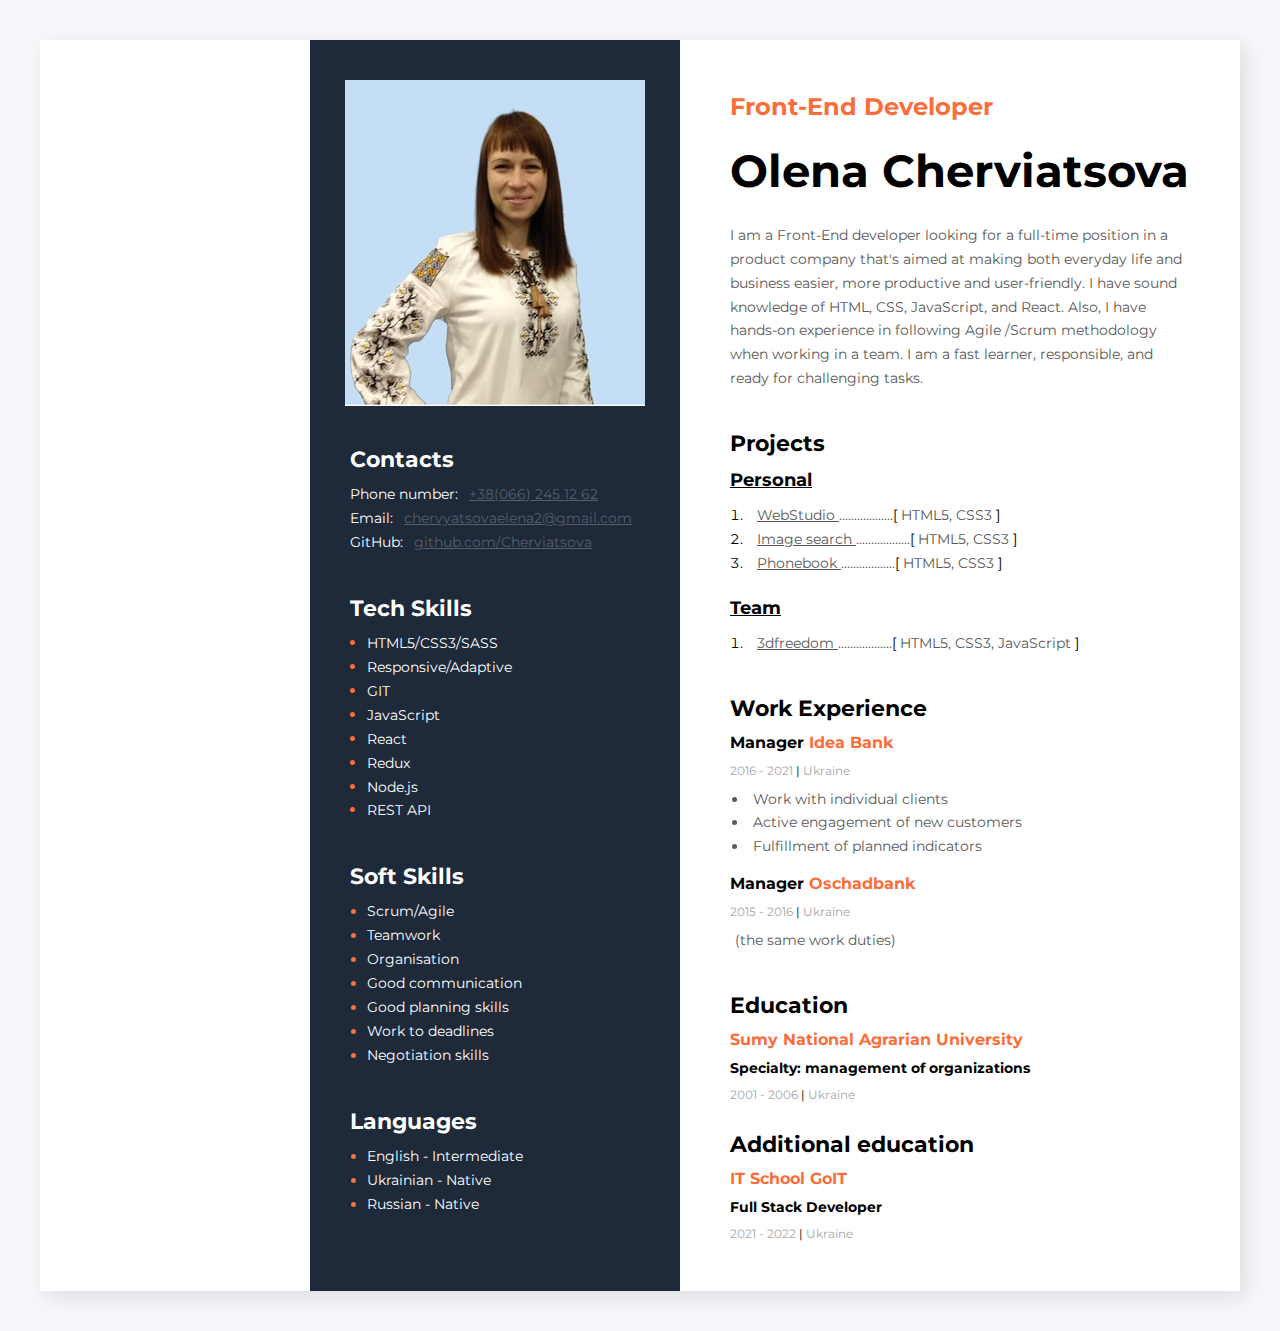
<file: index.html>
<!DOCTYPE html>
<html lang="en">
<head>
    <meta charset="UTF-8">
    <meta http-equiv="X-UA-Compatible" content="IE=edge">
    <meta name="viewport" content="width=device-width, initial-scale=1.0">
    <title>Olena Cherviatsova</title>
    <link rel="preconnect" href="https://fonts.gstatic.com">
    <link href="https://fonts.googleapis.com/css2?family=Montserrat:ital,wght@0,700;1,400&display=swap" rel="stylesheet">
    <link rel="stylesheet" href="css/style.css">
</head>
<body>
    <!--main container-->   
    <div class="main-container">
        <!--main content section--> 
        <div class="main-content-section">
            <!--about me section-->
            <div class="about-me-section">
                <h2 class="about-me-profession">Front-End Developer</h2>
                <h1 class="about-me-name">Olena Cherviatsova</h1>
                <p class="about-me-description">I am a Front-End developer looking for a full-time position in a product company that's aimed at making both everyday
                    life and business easier, more productive and user-friendly. I have sound knowledge of HTML, CSS, JavaScript, and React. Also, I have hands-on experience in following Agile /Scrum
                    methodology when working in a team. I am a fast learner, responsible, and ready for challenging tasks.
                </p>
                </div>

            <!--my projects section-->
                <div class="my-projects-section">
                <h3 class="main-content-title">Projects</h3>
                <h4 class="my-project-title">Personal</h4>
                <ol class="my-projects-list">

                    <li class="my-projects-item">
                        <a class="my-projects-link" href="https://cherviatsova.github.io/webstudio/"
                            target="_blank">WebStudio
                        </a><span class="my-projects-line">..................</span>[<span class="my-projects-line"> HTML5, CSS3
                        </span>]
                    </li>

                     <li class="my-projects-item">
                        <a class="my-projects-link" href="https://cherviatsova.github.io/goit-js-hw-11/"
                            target="_blank">Image search
                        </a><span class="my-projects-line">..................</span>[<span class="my-projects-line"> HTML5, CSS3
                        </span>]
                    </li>

                    <li class="my-projects-item">
                        <a class="my-projects-link" href="https://cherviatsova.github.io/goit-react-hw-08-phonebook/" target="_blank">Phonebook
                        </a><span class="my-projects-line">..................</span>[<span class="my-projects-line"> HTML5, CSS3
                        </span>]
                    </li>

                </ol>
                
                <h4 class="my-project-title">Team</h4>
                <ol class="my-team-list">
                    <li class="my-projects-item">
                        <a class="my-projects-link" href="https://ruslanpetrovup.github.io/3dfreedom.info/" target="_blank">3dfreedom
                        </a><span class="my-projects-line">..................</span>[<span class="my-projects-line"> HTML5, CSS3, JavaScript
                        </span>]
                    </li>
                </ol>
                  </div>

                <!--my work experience-->
                <div class="my-work-experience-section">
                    <h3 class="main-content-title">Work Experience</h3>
                    
                    <!--company 2-->
                    <div class="my-work-experience-company-block">
                        <h4 class="my-work-experience-position">Manager <span class="my-work-experience-company">Idea Bank</span></h4>
                        <p class="my-work-experience-period">2016 - 2021 <span class="my-work-experience-divider">|</span> Ukraine</p>
                        <ul class="my-work-experience-duties">
                            <li class="my-work-experience-duty">Work with individual clients</li>
                            <li class="my-work-experience-duty">Active engagement of new customers</li>
                            <li class="my-work-experience-duty">Fulfillment of planned indicators</li>
                    
                        </ul>
                    </div>
                    
                    <!--company 1-->
                    <div class="my-work-experience-first-company-block">
                        <h4 class="my-work-experience-position">Manager <span class="my-work-experience-company">Oschadbank</span></h4>
                        <p class="my-work-experience-period">2015 - 2016 <span class="my-work-experience-divider">|</span> Ukraine</p>
                        <p class="my-work-experience-duty">(the same work duties)</p>
                    </div>
                </div>
                

                <!--education-->
                <div>
                    <div class="my-education-section">
                        <h3 class="main-content-title">Education</h3>
                        <h4 class="my-education-university">Sumy National Agrarian University</h4>
                        <h4 class="my-education-speciality">Specialty: management of organizations</h4>
                        <p class="my-education-period">2001 - 2006 <span class="my-education-divider">|</span> Ukraine</p>
                    </div>
                    
                    <div class="my-edd-education-section">
                        <h3 class="main-content-title">Additional education</h3>
                        <h4 class="my-education-university">IT School GoIT</h4>
                        <h4 class="my-education-speciality">Full Stack Developer</h4>
                        <p class="my-education-period">2021 - 2022 <span class="my-education-divider">|</span> Ukraine</p>
                    </div>
                </div>
                
            </div>

            <!--sidebar section--> 
            <aside class="sidebar-section">
                <img class='image' src="./img/photo.jpg" alt="my photo">

            <!--contacts section-->
            <div class="contacts-section">
                <h3 class="sidebar-title">Contacts</h3>
                <div>
                    <span class="contacts-section-type">Phone number:</span>   
                   <a class="contacts-section-link" href="tel:+380662451262">+38(066) 245 12 62</a> 
             </div>
             
                <div>
                     <span class="contacts-section-type">Email:</span>  
                   <a class="contacts-section-link" href="mailto:chervyatsovaelena2@gmail.com">chervyatsovaelena2@gmail.com</a> 

                <span class="contacts-section-type">GitHub:</span>
                <a class="contacts-section-link" href="https://github.com/Cherviatsova/" target="_blank">github.com/Cherviatsova</a>
                </div>



             </div>
        <!--tech skills section-->

            <div class="tech-skills-section">
                <h3 class="sidebar-title">Tech Skills</h3>
            <ul class="tech-skills-list">
               <li class="tech-skills-item"><span class="tech-skills-item-text">HTML5/CSS3/SASS</span> </li> 
               <li class="tech-skills-item"><span class="tech-skills-item-text">Responsive/Adaptive</span> </li> 
               <li class="tech-skills-item"><span class="tech-skills-item-text">GIT</span> </li>
               <li class="tech-skills-item"><span class="tech-skills-item-text">JavaScript</span> </li> 
               <li class="tech-skills-item"><span class="tech-skills-item-text">React</span> </li> 
               <li class="tech-skills-item"><span class="tech-skills-item-text">Redux</span> </li> 
               <li class="tech-skills-item"><span class="tech-skills-item-text">Node.js</span> </li>
               <li class="tech-skills-item"><span class="tech-skills-item-text">REST API</span> </li>
            
            </ul>

            </div>

        <!--soft skills section-->
        <div class="soft-skills-section">
                <h3 class="sidebar-title">Soft Skills</h3>
            <ul class="soft-skills-list">
               <li class="soft-skills-item"><span class="soft-skills-item-text">Scrum/Agile</span></li> 
                     <li class="soft-skills-item"><span class="soft-skills-item-text">Teamwork</span></li> 
                     <li class="soft-skills-item"><span class="soft-skills-item-text">Organisation</span></li>    
                     <li class="soft-skills-item"><span class="soft-skills-item-text">Good communication</span></li>  
                    <li class="soft-skills-item"><span class="soft-skills-item-text">Good planning skills</span></li>
                    <li class="soft-skills-item"><span class="soft-skills-item-text">Work to deadlines</span></li>
                    <li class="soft-skills-item"><span class="soft-skills-item-text">Negotiation skills</span></li>
            </ul>
        </div>

        <div class="soft-skills-section">
            <h3 class="sidebar-title">Languages</h3>
            <ul class="soft-skills-list">
                <li class="soft-skills-item"><span class="soft-skills-item-text">English - Intermediate</span></li>
                <li class="soft-skills-item"><span class="soft-skills-item-text">Ukrainian - Native</span></li>
                <li class="soft-skills-item"><span class="soft-skills-item-text">Russian - Native</span></li>
            </ul>
        </div>

            </aside>


    </div>   
</body>
</html>
</file>
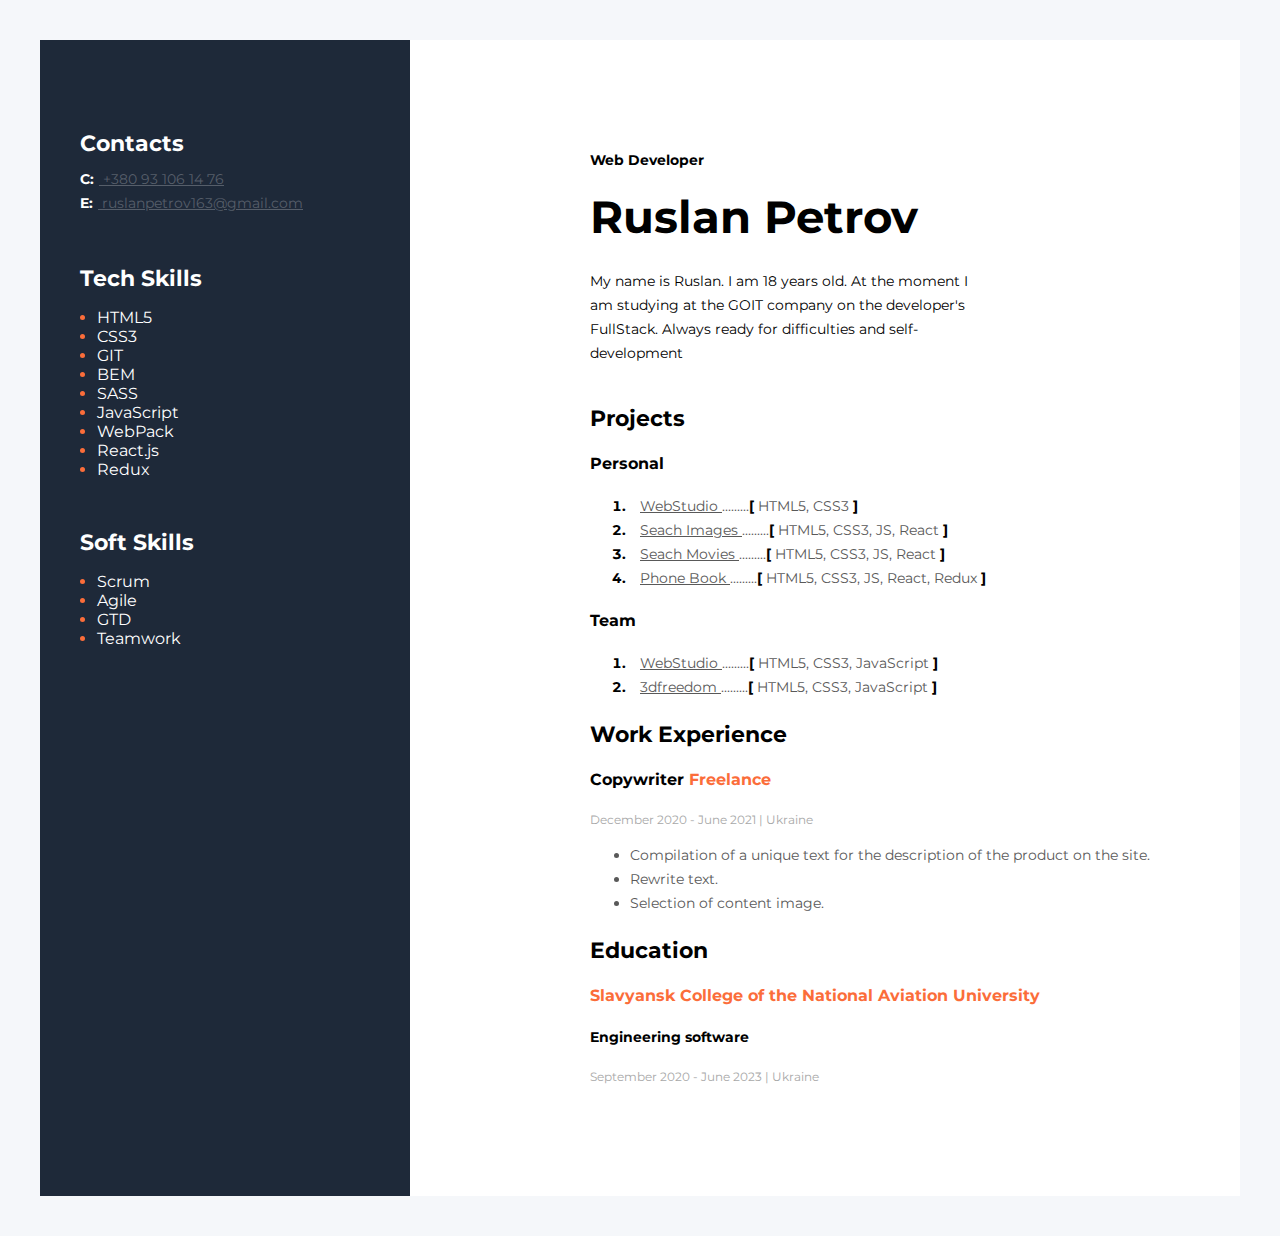
<file: resume-main/index.html>
<!DOCTYPE html>
<html lang="en">
<head>
    <meta charset="UTF-8">
    <meta http-equiv="X-UA-Compatible" content="IE=edge">
    <meta name="viewport" content="width=device-width, initial-scale=1.0">
    <title>Ruslan Petrov</title>
    <link rel="stylesheet" href="css/style.css">
    <link rel="preconnect" href="https://fonts.gstatic.com">
    <link href="https://fonts.googleapis.com/css2?family=Montserrat&display=swap" rel="stylesheet">
    <link rel="preconnect" href="https://fonts.gstatic.com">
    <link href="https://fonts.googleapis.com/css2?family=Montserrat:wght@700&display=swap" rel="stylesheet">
</head>

<body>
    <!--main container-->
    <div class="main-container-section">
        <!--main content-->
        <div class="main-content-section">
            <!--about me section-->
            <div class="about-me-section">
                <h2 class="about-me-profession">Web Developer</h2>
                <h1 class="about-me-name">Ruslan Petrov</h1>
                <p class="about-me-text">My name is Ruslan. I am 18 years old. At the moment I am studying at the GOIT
                    company on the developer's FullStack.
                    Always ready for difficulties and self-development
                </p>
            </div>
            <!--my projects-->
            <div class="my-projects-section">
                <h3 class="my-projects-title">Projects</h3>
                <h4 class="project-title">Personal</h4>
                <ol>

                    <li class="projects-item"><a class="projects-link"
                            href="https://ruslanpetrovup.github.io/goit-markup-hw-08/" target="_blank">WebStudio
                        </a><span class="projects-line">.........</span>[<span class="projects-line"> HTML5, CSS3
                        </span>]</li>
                        <li class="projects-item"><a class="projects-link"
                            href="https://ruslanpetrovup.github.io/goit-react-hw-03-image-finder/" target="_blank">Seach Images
                        </a><span class="projects-line">.........</span>[<span class="projects-line"> HTML5, CSS3, JS, React
                        </span>]</li>
                        <li class="projects-item"><a class="projects-link"
                            href="https://rp-find-movies.netlify.app" target="_blank">Seach Movies
                        </a><span class="projects-line">.........</span>[<span class="projects-line"> HTML5, CSS3, JS, React
                        </span>]</li>
                        <li class="projects-item"><a class="projects-link"
                            href="https://rp-phonebook-redux.netlify.app" target="_blank">Phone Book
                        </a><span class="projects-line">.........</span>[<span class="projects-line"> HTML5, CSS3, JS, React, Redux
                        </span>]</li>
                    <!-- <li class="projects-item"><a class="projects-link" href="">https://cryptohub.goit.global/ </a><span class="projects-line">..........</span>[<span class="projects-line"> JavaScript </span>]</li>
                <li class="projects-item"><a class="projects-link" href="">https://kidslike.goit.global/ </a><span class="projects-line">..............</span>[<span class="projects-line"> React.js, Node.js </span>]</li> -->
                </ol>
                <h4 class="project-title">Team</h4>
                <ol>
                    <li class="projects-item"><a class="projects-link" href="https://searge.github.io/webstudio-team/"
                            target="_blank">WebStudio </a>
                        <span class="projects-line">.........</span>[<span class="projects-line"> HTML5, CSS3,
                            JavaScript </span>]
                    </li>
                    <li class="projects-item"><a class="projects-link" href="https://ruslanpetrovup.github.io/3dfreedom.info/"
                            target="_blank">3dfreedom </a>
                        <span class="projects-line">.........</span>[<span class="projects-line"> HTML5, CSS3,
                            JavaScript </span>]
                    </li>
                </ol>
            </div>
            <!-- my Work Experience -->
            <div class="my-work-section">
                <h3 class="my-projects-title">Work Experience</h3>
                <!--company 3 -->
                <div>
                    <h4 class="project-title">Copywriter <span class="span-title">Freelance</span></h4>
                    <p class="country">December 2020 - June 2021 | Ukraine</p>
                    <ul>
                        <li class="work-line">Compilation of a unique text for the description of the product on the
                            site.</li>
                        <li class="work-line">Rewrite text.</li>
                        <li class="work-line">Selection of content image.</li>

                    </ul>
                </div>

            </div>
            <!--Education-->
            <div class="my-education-section">
                <h3 class="my-projects-title">Education</h3>
                <h4 class="project-title"><span class="span-title">Slavyansk College of the National Aviation
                        University</span></h4>
                <h5 class="education-manager">Engineering software</h5>
                <p class="country">September 2020 - June 2023 | Ukraine</p>

            </div>
        </div>
        <!--Sidebar-->
        <aside class="aside-section">
            <!-- <img src="photo.jpg" alt="My photo"> -->
            <!--Contacts-->
            <div class="contacts-section">
                <h3 class="sidebar-title">Contacts</h3>
                <div><span class="contacts-type">C:</span><a class="contacts-link" href="tel:+380931061476"> +380 93 106
                        14 76</a></div>
                <div><span class="contacts-type">E:</span><a class="contacts-link"
                        href="mailto:ruslanpetrov163@gmail.com"> ruslanpetrov163@gmail.com</a></div>
            </div>
            <!--tech skills-->
            <div class="tech-skills-section">
                <h3 class="sidebar-title">Tech Skills</h3>
                <ul class="tech-skills-list">
                    <li class="tech-skills-item"><span>HTML5</span></li>
                    <li class="tech-skills-item"><span>CSS3</span></li>
                    <li class="tech-skills-item"><span>GIT</span></li>
                    <li class="tech-skills-item"><span>BEM</span></li>
                    <li class="tech-skills-item"><span>SASS</span></li>
                    <li class="tech-skills-item"><span>JavaScript</span></li>
                    <li class="tech-skills-item"><span>WebPack</span></li>
                    <li class="tech-skills-item"><span>React.js</span></li>
                    <li class="tech-skills-item"><span>Redux</span></li>
                </ul>
            </div>
            <!--Soft Skills-->
            <div class="soft-skills-section">
                <h3 class="sidebar-title">Soft Skills</h3>
                <ul class="soft-skills-list">
                    <li class="soft-skills-item"><span>Scrum</span></li>
                    <li class="soft-skills-item"><span>Agile</span></li>
                    <li class="soft-skills-item"><span>GTD</span></li>
                    <li class="soft-skills-item"><span>Teamwork</span></li>
                </ul>
            </div>
        </aside>
    </div>
</body>

</html>
</file>
<file: css/style.css>
body{
    font-family: 'Montserrat', sans-serif;
    background-color: #f5f7fa;
}

p, h1, h2, h3, h4, ul{
    margin: 0;
}

/* main content section*/
.main-container {
display: flex;
flex-direction: row-reverse;
width: 1200px;
margin: 40px auto;
background-color: #FFFFFF;
box-shadow: 6px 6px 20px rgba(0, 0, 0, 0.1);
}


.main-content-section {
    padding: 50px;
}

/* about me section */
.main-content-title {
    margin-bottom: 10px;
    font-size: 22px;
    line-height: 1.23;
    color: #000000;
}

.about-me-section {
    margin: 0 0 40px 0;
}

.about-me-profession  {
    margin: 0 0 20px 0;
    font-size: 24px;
    line-height: 1.41;
    color: #FB6D3A;
}
.about-me-name {
    margin: 0 0 25px 0;
    font-size: 45px;
    line-height: 1.22;
    color: #000000;
}
.about-me-description {
    margin:0;
    font-size: 14px;
    line-height: 1.71;
    width: 460px;
    color: #595959;
}

/* my projects section*/
.my-projects-section{
    margin-bottom: 40px;   
}

.my-project-title{
    margin: 0 0 10px 0;
    font-size: 18px;
    line-height: 1.44;
    color: #000000;
    text-decoration:underline;
}
.my-projects-list {
    padding: 0 0 0 17px;
    margin: 0 0 20px 0;
}

.my-team-list{
    padding: 0 0 0 17px;
    margin: 0;
}
.my-projects-item {
    font-size: 14px;
    line-height: 1.71;
    color: #000000;
}
.my-projects-link {
    color: #595959;  
    margin-left: 10px;
}

.my-projects-line {
    font-size: 14px;
    line-height: 1.71;
    color: #595959;
}

/* my work experience */
.my-work-experience-section {
    margin-bottom: 40px;
}
.my-work-experience-company {
    color: #FB6D3A;
}

.my-work-experience-position {
    font-size: 16px;
    line-height: 1.25;
    margin: 0 0 10px 0;
}
.my-work-experience-period {
    font-size: 12px;
    line-height: 1.25;
    color: #A8A8A8;
    margin: 0 0 10px 0;
}

.my-work-experience-divider {
    color: #000000; 
}

.my-work-experience-duties {
    margin: 0;
    padding: 0 0 0 18px ;
}

.my-work-experience-duty {
    font-size: 14px;
    line-height: 1.71;
    color: #595959;
    padding: 0 0 0 5px ;
}

.my-work-experience-company-block {
    margin: 0 0 15px 0;
}
.my-work-experience-first-company-block {
    margin: 0;   
}

/* education section */

.my-education-section{
margin-bottom: 30px;
}

.my-edd-education-section{
    margin: 0;
}
.main-content-title {
    margin:0 0 10px 0;
    font-size: 22px;
    line-height: 1.22;
    color: #000000;
}
.my-education-university {
    font-size: 16px;
    line-height: 1.25;
    color: #FB6D3A;
    margin: 0 0 10px 0;
}
.my-education-speciality {
    font-size: 14px;
    line-height: 1.21;
    color: #000000;
    margin: 0 0 10px 0; 
}
.my-education-period {
    font-size: 12px;
    line-height: 1.25;
    color: #A8A8A8;
    margin: 0
}
.my-education-divider {
    color: black;
}

  
/* sidebar section */

.sidebar-section {
background-color: #1E2939;
width: 370px;
padding: 40px 0;

}
.image{
    display: block;
    margin:0 auto;
}

.contacts-section,
.tech-skills-section {
    margin: 40px 0 0 40px;

}
.sidebar-title {
    margin-bottom: 10px;
    font-size: 22px;
    line-height: 1.23;
    color: #fff;
}

/* contacts section */
.contacts-section-type {
    margin-right: 7px;
     font-size: 14px;
     line-height: 1.71;  
     color: #fff;
}
.contacts-section-link {
    color: #565E6A;
    font-size: 14px;
    line-height: 1.71;
}

/* Tech skills list */

.tech-skills-list {
    padding: 0 0 0 17px;
}

.tech-skills-item {
    color:#FB6D3A;
}

.tech-skills-item-text {
    font-size: 14px;
    line-height: 1.71;
    color: #FFFFFF;
}

/* Soft skills list */
.soft-skills-section {
    margin: 40px 0 0 40px;
}

.soft-skills-list {
    padding: 0 0 0 17px;
    font-size: 14px;
    line-height: 1.71;
    color: #fff;
}
.soft-skills-item {
    color: #FB6D3A;
}
.soft-skills-item-text {
    font-size: 14px;
    line-height: 1.71;
    color: #fff;
}
</file>
<file: resume-main/css/style.css>
body {
  background-color: #f5f7fa;
  font-family: "Montserrat", sans-serif;
}
/* main-content-section */
.about-me-section {
  margin: 0 0 40px 0;
}
.main-container-section {
  display: flex;
  flex-direction: row-reverse;
  width: 1200px;
  background: #ffffff;
  margin: 40px auto;
}
.about-me-profession {
  font-style: normal;
  line-height: 17px;
  font-size: 14px;
  font-weight: 700;
  color: #000;
  margin-bottom: 20px;
}
.about-me-name {
  font-style: normal;
  font-weight: 700;
  font-size: 45px;
  line-height: 55px;
  margin: 0 0 25px 0;
}
.about-me-text {
  font-style: normal;
  font-weight: normal;
  font-size: 14px;
  line-height: 24px;
  width: 400px;
}
.main-content-section {
  padding: 100px 90px;
}
.my-projects-section {
}
.my-projects-title {
  font-style: normal;
  font-weight: bold;
  font-size: 22px;
  line-height: 27px;
}
.projects-item {
  font-style: normal;
  font-weight: bold;
  font-size: 14px;
  line-height: 24px;
  color: #000000;
}
.projects-link {
  font-style: normal;
  font-weight: normal;
  font-size: 14px;
  line-height: 24px;
  color: #595959;
  margin-left: 10px;
}
.projects-line {
  font-style: normal;
  font-weight: normal;
  font-size: 14px;
  line-height: 24px;
  color: #595959;
}
.projects-title {
  font-style: normal;
  font-weight: bold;
  font-size: 16px;
  line-height: 20px;
  color: #000000;
}
.span-title {
  font-style: normal;
  font-weight: bold;
  font-size: 16px;
  line-height: 20px;
  color: #fb6d3a;
}
.country {
  font-style: normal;
  font-weight: normal;
  font-size: 12px;
  line-height: 15px;
  color: #a8a8a8;
}
.work-line {
  font-style: normal;
  font-weight: normal;
  font-size: 14px;
  line-height: 24px;
  color: #595959;
}
.education-manager {
  font-style: normal;
  font-weight: bold;
  font-size: 14px;
  line-height: 17px;
  color: #000000;
}
/* Sidebar section */
.aside-section {
  width: 370px;
  margin-right: auto;
  padding: 40px 0;
  background-color: #1e2939;
}
.contacts-section {
  margin: 50px 0 0 40px;
}
.tech-skills-section {
  margin: 50px 0 0 40px;
}
.soft-skills-section {
  margin: 50px 0 0 40px;
}
.sidebar-title {
  font-style: normal;
  font-weight: bold;
  font-size: 22px;
  line-height: 27px;
  color: white;
  margin-bottom: 10px;
}
.contacts-type {
  color: white;
  font-style: normal;
  font-weight: bold;
  font-size: 14px;
  line-height: 24px;
  margin-right: 5px;
}
.contacts-link {
  font-style: normal;
  font-weight: normal;
  font-size: 14px;
  line-height: 24px;
  color: #565e6a;
}
.soft-skills-list,
.tech-skills-list {
  padding: 0 0 0 17px;
}
.soft-skills-item,
.tech-skills-item {
  color: #fb6d3a;
}
.soft-skills-section span,
.tech-skills-section span {
  color: white;
}
</file>
